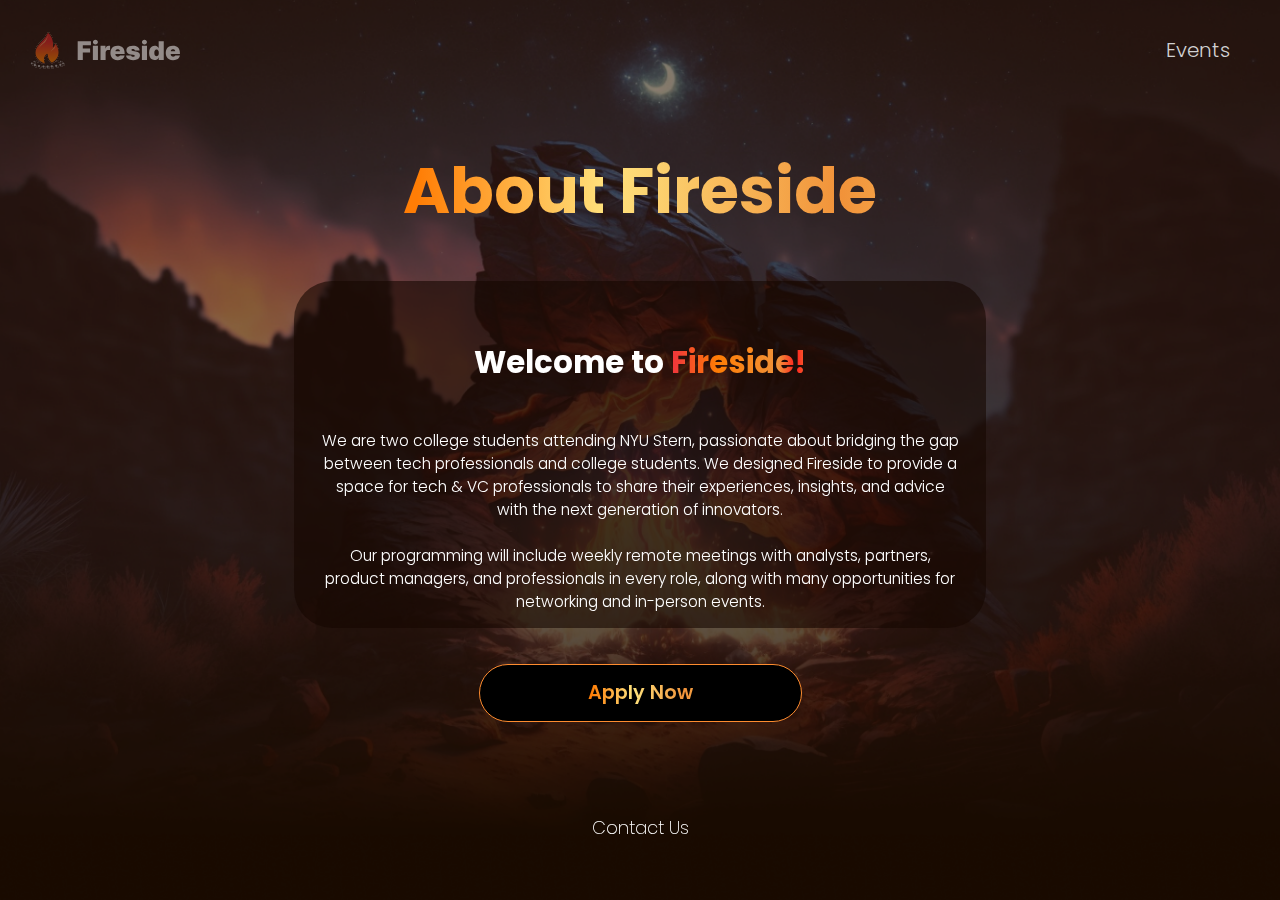
<file: about/index.html>
<head>
    <link rel="stylesheet" href="../style.css">
    <title>Fireside Fellowship</title>
    <link rel="icon" type="image/x-icon" href="../favicon.png">
</head>

<body>
    <div id="header-section">
        <a href="https://fireside.bio"><img id="header-logo" src="../logo.svg"></a>
        <a id="events-link" target="_blank">
            <h1 id="events">Events</h1>
        </a>
    </div>
    <div class="center-content">
        <h1 id="pastEventsTitle"><span id="fancy-yours">About Fireside</span></h1>
        <div id="about-us">
            <div id ='about-us-text'> <h1>Welcome to <span id = 'fancy-story'>Fireside!</span></h1><br>We are two college students attending NYU Stern, passionate about bridging the gap between tech professionals and college students. We designed Fireside to provide a space for tech & VC professionals to share their experiences, insights, and advice with the next generation of innovators. <br> <br> Our programming will include weekly remote meetings with analysts, partners, product managers, and professionals in every role, along with many opportunities for networking and in-person events. <br> <br> We want to make career and industry insight easy to access and utilize, no matter what background or connections you have. <br><br> Thank you for joining us on this journey. We look forward to sharing the stories and insights of tech professionals from around the world with you, and we hope that our platform can be a valuable resource as you pursue your own career in tech or venture capital.</div><a href='../../apply/index.html'><button id='join' class='cool-button inner2' style = 'margin-top:4vh; padding: 1.5vh 12vh'> <span id='fancy-yours' style = 'font-weight: 600'>Apply Now</span></button></a>
        </div>
        <p id="contact-us"><a href="mailto:firesidebio@gmail.com" id="contact-text">Contact Us</a></p>
    </div>
</body>
<script src="../script.js"></script>
</file>
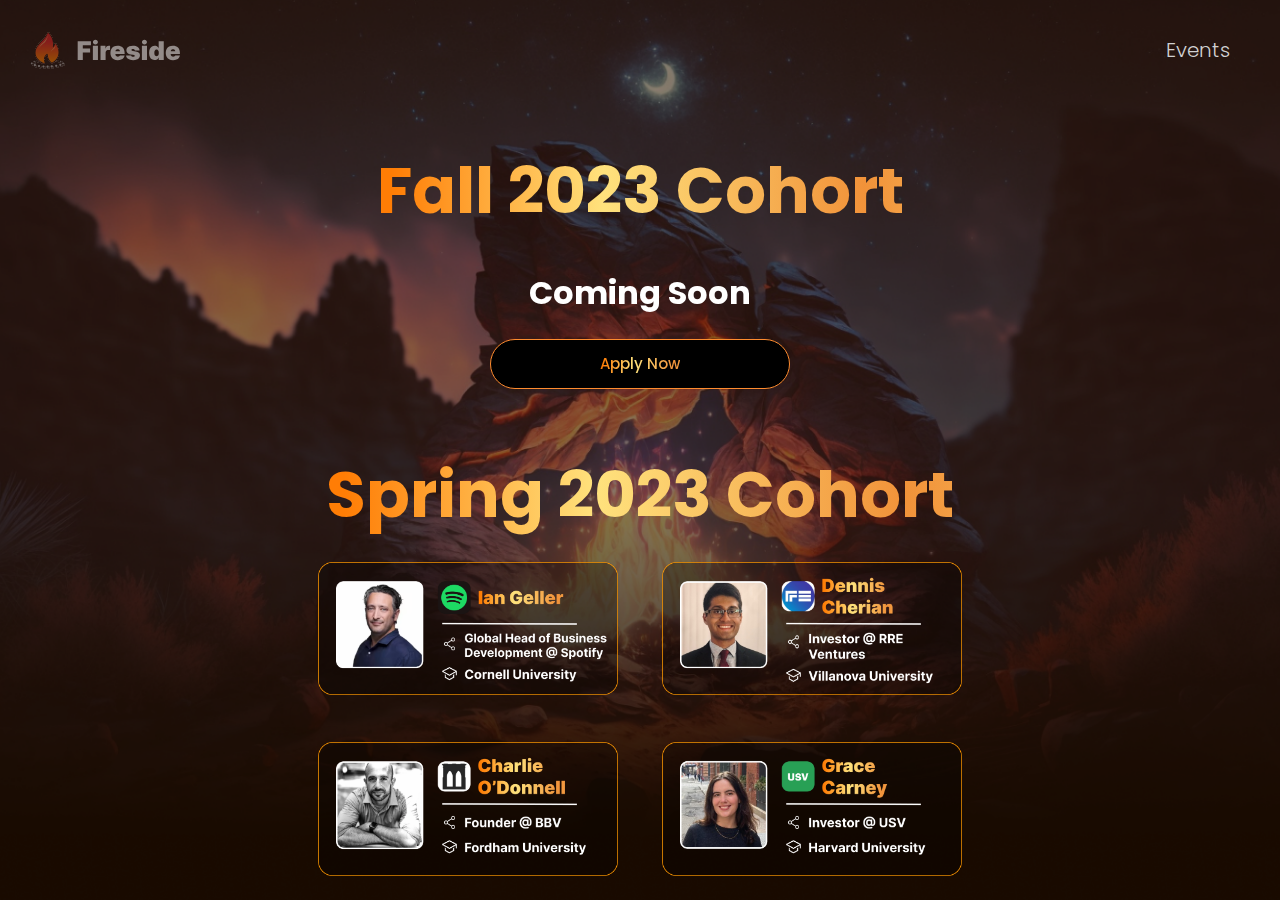
<file: pastevents/index.html>
<head>
    <link rel="stylesheet" href="../style.css">
    <title>Fireside Fellowship</title>
    <link rel="icon" type="image/x-icon" href="../favicon.png">
</head>

<body>
    <div id="header-section">
        <a href="https://fireside.bio"><img id="header-logo" src="../logo.svg"></a>
        <a id="events-link">
            <h1 id="events">Events</h1>
        </a>
    </div>
    <div class="center-content">
        <h1 id="pastEventsTitle" style="margin-bottom: 0;"><span id="fancy-yours">Fall 2023 Cohort</span></h1>
        <a href="https://partiful.com/e/dqv6l9xhhqsc31PkZfEo" target="_blank">
            <h1 class="event-title"></h1>
        </a>


        <div class="pastEventsContainer">
            <div class="nextEventContainer">
                <div class="nextEventInfo">
                    <h1 class="currentEventTitle">Coming Soon</h1>
                    <a href='https://fireside.bio/apply/'><button id='join'
                            class='cool-button inner2 RSVP'> <span id='fancy-yours'>Apply
                                Now</span></button></a>
                </div>
            </div>
            <h1 id="pastEventsTitle" style="margin-bottom: 0;"><span id="fancy-yours">Spring 2023 Cohort</span></h1>
            <div> 
                <img class="event-photo" src="./events/ian.png">
                <img class="event-photo" src="./events/dennis.png">
            </div>
            <div>
                <img class = "event-photo" src="./events/charlie.png">
                <img class = "event-photo" src = "./events/grace.png">
            </div>
            <div>
                <img class="event-photo" src="./events/contrary.png">
                <img class="event-photo" src="./events/brandon.png">
            </div>
            <div>
                <img class="event-photo" src="./events/david.png">
                <img class="event-photo" src="./events/chuck.png">
            </div>
            <div>
                <img class="event-photo" src="./events/johnnie.png">
                <img class="event-photo" src="./events/monte.png">
            </div>
        </div>
        <p id="contact-us"><a href="mailto:firesidebio@gmail.com" id="contact-text">Contact Us</a></p>
    </div>
</body>
<script src="../script.js"></script>
</file>
<file: style.css>
@import url('https://fonts.googleapis.com/css2?family=IBM+Plex+Mono:ital,wght@0,100;0,200;0,300;0,400;0,500;0,600;0,700;1,100;1,200;1,300;1,400;1,500;1,600;1,700&family=Poppins:ital,wght@0,100;0,200;0,300;0,400;0,500;0,600;0,700;0,800;0,900;1,100;1,200;1,300;1,400;1,500;1,600;1,700;1,800;1,900&display=swap');

body {
    background: url("./background.png") center fixed;
    -webkit-background-size: cover;
    -moz-background-size: cover;
    -o-background-size: cover;
    background-size: cover;
    margin: 0;
    padding: 0;
    font-family: 'Poppins', sans-serif;
}

#header-section {
    z-index: 3;
    width: 100%;
    display: flex;
    align-items: center;
    justify-content: space-between;
}

#fancy-story {
    background: radial-gradient(89.53% 2108.04% at 92.4% 50.82%, #FF1E1E 0%, #F19239 14.06%, #FF7D05 64.58%, #F13939 100%)
        /* warning: gradient uses a rotation that is not supported by CSS and may not behave as expected */
    ;
    -webkit-background-clip: text;
    -webkit-text-fill-color: transparent;
    background-clip: text;
    text-fill-color: transparent;
    text-decoration: none;
}

#fancy-yours {
    background: radial-gradient(89.53% 2108.04% at 92.4% 50.82%, #F19239 0%, #FFE27D 55.21%, #FF7D05 100%)
        /* warning: gradient uses a rotation that is not supported by CSS and may not behave as expected */
    ;
    -webkit-background-clip: text;
    -webkit-text-fill-color: transparent;
    background-clip: text;
    text-fill-color: transparent;
}

#header-logo {
    height: 100px;
    width: 150px;
    margin-left: 30px;
}

#events {
    font-size: 20px;
    color: rgb(209, 209, 209);
    font-weight: 300;
    text-decoration: none;
    margin-right: 50px;
}

#events-link:hover {
    cursor: pointer;
    opacity: 0.7;
}

#events:visited {
    color: white;
    text-decoration: none;
    cursor: pointer;
}

#events-link {
    text-decoration: none;
}


a:hover {
    cursor: pointer;
}

.center-content {
    width: 100%;
    height: 100%;
    display: flex;
    align-items: center;
    text-align: center;
    color: white;
    overflow-y: scroll;
    flex-direction: column;
    position: fixed;

}

#title-text {
    font-size: 6vw;
    font-weight: 900;
    margin-top: 70px;
}

#speaker-title-text {
    font-size: 4vw;
    font-weight: 900;
    margin-top: 80px;
}

#speaker-paragraph-text {
    font-size: 2vw;
    font-weight: 300;
    width: 60%;
    color: rgb(220, 220, 220);
    margin-top: 0;
}

#paragraph-text {
    font-size: 2vw;
    font-weight: 300;
    width: 60%;
    color: rgb(220, 220, 220);
    margin-top: 5vh;
}

#paragraph-container {
    width: 100%;
    display: flex;
    justify-content: center;
}

#past-speaker-gallery {
    width: 65vw;
    display: flex;
    flex-wrap: wrap;
    justify-content: center;
    align-items: center;
}

#join-us {
    height: 10vw;
    width: auto;
}

.past-speaker-logo {
    height: 75px;
    width: 150px;
    margin: 0 10px;
}

.cool-button {
    background-color: black;
    color: white;
    border: 0.14vw solid rgb(254, 140, 47);
    font-family: 'Poppins', sans-serif;
    font-weight: 500;
    font-size: 1.5vw;
    margin: 0 3vw;
    padding: 1vw 6vw;
    border-radius: 10vw;
    -webkit-animation: pulse 2s linear 1s infinite;

}

.cool-button:hover {
    opacity: 0.8;
    cursor: pointer;
}

@-webkit-keyframes pulse {
    0% {
        box-shadow: 0 0 8px #fff705, inset 0 0 8px #fff705;
    }

    50% {
        box-shadow: 0 0 8px #ff0000, inset 0 0 8px #ff0000;
    }

    100% {
        box-shadow: 0 0 8px #fff705, inset 0 0 8px #fff705;
    }

}

.inner {
    background-color: transparent;
    width: 100px;
    height: 100px;
    border-radius: 50px;
    box-shadow: 0 0 8px #ea4c89, inset 0 0 8px #ea4c89;
    -webkit-animation: pulse 3s linear 1s infinite;
}

.inner2 {
    -webkit-animation: pulse2 5s linear 1s infinite;
}

@-webkit-keyframes pulse2 {
    0% {
        box-shadow: 0 0 8px #ff0000, inset 0 0 8px #ff0000;
    }

    50% {
        box-shadow: 0 0 8px #fff705, inset 0 0 8px #fff705;
    }

    100% {
        box-shadow: 0 0 8px #ff0000, inset 0 0 8px #ff0000;
    }

}

.about-us {
    flex-direction: column;
}

#about-us-text {
    width: 50%;
    font-weight: 300;
    overflow-y: scroll;
    height: 30vh;
    background-color: rgba(21, 7, 0, 0.6);
    padding: 3vw 2vw;
    border-radius: 3vw;
    font-size: 1.2vw;
}

#contact-us {
    text-align: center;
    font-weight: 200;
    color: #FFFFFF;
    font-size: 1.4vw;
    text-decoration: none;
    padding-top: 75px;
    padding-bottom: 200px;
}

#contact-us:hover {
    cursor: pointer;
    opacity: 0.8;
}

#contact-text {
    text-decoration: none;
    color: #FFFFFF;
}

#contact-text:visited {
    text-decoration: none;
    color: #FFFFFF;
}

.text-input {
    font-family: 'Poppins', sans-serif;
    font-size: 1.6vw;
    padding-left: 1.5vw;
    padding-top: 1vw;
    padding-bottom: 1vw;
    border-radius: 1vw;
    background-color: rgba(0, 0, 0, 0.637);
    color: rgb(201, 201, 201);
    outline-width: 0;
    border: solid #ffffff 0.11vw;
    margin: 1vw;
    width: 20vw;
}

#input-field-container {
    width: 50vw;
}

#submit-button {
    margin-top: 5vh;
    width: 60%;
}

input:hover {
    cursor: pointer;
}

#time-input {
    margin: 0;
    height: 0;
    width: 100%;
    padding: 0;
    opacity: 0;
}

#about-us {
    display: flex;
    flex-direction: column;
    align-items: center;
    justify-content: center;
    text-align: center;
}

#become-a-speaker {
    margin-top: 30px;
}

.advisor-container {
    margin: 10px 20px;
    display: flex;
    align-items: center;
    justify-content: center;
}

.selector-desktop {
    width: 84%;
}

.advisor-photo {
    height: 10vw;
    width: 10vw;
    border-radius: 1000px;
    margin: 0 10px;
    border: 0.3vw white solid;
}

.advisor-title {
    font-size: 1.5vw;
    margin-top: 10px;
    margin-bottom: 0;
}

.advisor-description {
    margin-top: 0px;
    width: 165px;
    text-align: start;
    font-size: 1.15vw;
}

.advisor-content-container {
    display: flex;
    flex-direction: column;
    align-items: start;
    justify-content: center;
}

#pastEventsTitle {
    font-size: 5vw;
}

.event-photo {
    height: auto;
    width: 300px;
    margin: 20px;
    display: inline;
}

.pastEventsContainer {
    display: flex;
    align-items: center;
    justify-content: center;
    flex-direction: column;
    overflow-wrap: normal;
    width: 70%;
}

.event-title {
    margin-top: -20px;
    font-size: 2vw;
    text-decoration: none;
}

a {
    text-decoration: none;
}

a:hover {
    opacity: 0.5;
}

.nextEventContainer {
    display: inline-flex;
    align-items: center;
    justify-content: center;
    flex-wrap: wrap;
    width: 100%;
    margin-bottom: 15px;
    margin-top: 10px;
}

.nextEventInfo {
    display: flex;
    flex-direction: column;
    align-items: center;
    width: 300px;
    margin-left: 20;
    margin-right: 20
}

.next-event-photo {
    margin: 0;
    height: auto;
    width: 300px;
    display: inline;
    margin-left: 20;
    margin-right: 20
}


.RSVP {
    width: 300px;
    height: 50px;
    display: flex;
    align-items: center;
    justify-content: center;
    font-size: 15px;

}


@media (max-device-width: 600px) {

    .RSVP {
        width: 700px;
        height: 100px;
    }

    .nextEventContainer {
        display: inline-flex;
        align-items: center;
        justify-content: center;
        flex-wrap: wrap;
        width: 100%;
        margin-bottom: 50px;
        margin-top: 10px;
    }

    .nextEventInfo {
        display: flex;
        flex-direction: column;
        align-items: center;
        width: 300px;
        margin-top: 30px;
    }

    .next-event-photo {
        margin: 0;
        height: auto;
        width: 700px;
        display: inline;
    }

    .currentEventTitle {
        font-size: 60px;
        margin-bottom: 30px;
        width: 200%;
    }

    .event-title {
        margin-top: -20px;
        font-size: 50px;
    }

    .event-photo {
        height: auto;
        width: 700;
        margin: 30px 20px;
        display: inline;
    }

    #pastEventsTitle {
        font-size: 100px;
    }

    #header-logo {
        height: 200px;
        width: 300px;
        margin-left: 50px;
    }

    .advisor-container {
        margin-bottom: 50px;
        display: flex;
        align-items: center;
        justify-content: start;
        width: 100vw;
    }

    .selector-desktop {
        width: 84%;
    }

    .advisor-photo {
        height: 200px;
        width: 200px;
        border-radius: 1000px;
        margin: 0 10px;
        border: 4px white solid;
    }

    .advisor-title {
        font-size: 50px;
        margin-top: 10px;
        margin-bottom: 0;
        text-align: start;
    }

    .advisor-description {
        margin-top: 0px;
        width: 100%;
        text-align: start;
        font-size: 30px;
    }

    .advisor-content-container {
        display: flex;
        flex-direction: column;
        align-items: start;
        justify-content: start;
        margin-left: 30px;
    }

    body {
        background: url("./background.png") center fixed;
        -webkit-background-size: cover;
        -moz-background-size: cover;
        background-size: cover;
        position: static;
        margin: 0;
        font-family: 'Poppins', sans-serif;
        overflow-y: scroll;
    }

    .center-content {
        width: 100%;
        height: 100%;
        display: flex;
        align-items: center;
        text-align: center;
        color: white;
        position: fixed;
        flex-direction: column;
    }

    #title-text {
        font-size: 12.9vw;
        padding: 0 10vw;
        font-weight: 900;
        margin-top: 100px;
    }

    #paragraph-text {
        font-size: 4vw;
        font-weight: 300;
        width: 80%;
        color: white;
        margin-top: 5vh;
    }

    #paragraph-container {
        width: 100%;
        display: flex;
        justify-content: center;
    }

    .cool-button {
        background-color: black;
        color: white;
        border: 0.2vw solid rgb(255, 123, 0);
        font-family: 'Poppins', sans-serif;
        font-weight: 500;
        font-size: 3.5vw;
        margin: 0 2.5vw;
        padding: 2.7vw 10vw;
        border-radius: 10vw;
        -webkit-animation: pulse 5s linear 1s infinite;
    }

    .cool-button:hover {
        opacity: 0.8;
        cursor: pointer;
    }

    .inner2 {
        -webkit-animation: pulse2 5s linear 1s infinite;
    }

    @-webkit-keyframes pulse {
        0% {
            box-shadow: 0 0 20px #fff705, inset 0 0 20px #fff705;
        }

        50% {
            box-shadow: 0 0 20px #ff0000, inset 0 0 20px #ff0000;
        }

        100% {
            box-shadow: 0 0 20px #fff705, inset 0 0 20px #fff705;
        }

    }

    @-webkit-keyframes pulse2 {
        0% {
            box-shadow: 0 0 20px #ff0000, inset 0 0 20px #ff0000;
        }

        50% {
            box-shadow: 0 0 20px #fff705, inset 0 0 20px #fff705;
        }

        100% {
            box-shadow: 0 0 20px #ff0000, inset 0 0 20px #ff0000;
        }
    }

    #events {
        font-size: 50px;
        margin-right: 50px;
        color: rgb(209, 209, 209);
        font-weight: 300;
        z-index: 3;
    }

    #events-link:hover {
        cursor: pointer;
        opacity: 0.7;
    }

    #events:visited {
        color: white;
        cursor: pointer;
    }

    #about-us-text {
        width: 80%;
        font-weight: 200;
        overflow-y: scroll;
        height: 45vh;
        background-color: rgba(21, 7, 0, 0.6);
        padding: 3vw 2vw;
        border-radius: 3vw;
        font-size: 4vw;
    }

    #contact-us {
        text-align: center;
        font-weight: 200;
        color: #FFFFFF;
        font-size: 3.5vw;
        padding-top: 75px;
        padding-bottom: 200px;
    }

    .text-input {
        font-family: 'Poppins', sans-serif;
        font-size: 4vw;
        padding-left: 4vw;
        font-weight: 400;
        padding-top: 2.5vw;
        padding-bottom: 2.5vw;
        border-radius: 2.5vw;
        background-color: rgba(0, 0, 0, 0.637);
        color: rgb(201, 201, 201);
        outline-width: 0;
        border: solid #ffffff 0.17vw;
        margin: 3vw 0;
        width: 90%;
    }

    #input-field-container {
        width: 80vw;
    }

    #submit-button {
        margin-top: 5vh;
        width: 90%;
    }

    #speaker-title-text {
        font-size: 10vw;
        font-weight: 900;
        margin-top: 80px;
    }

    #speaker-paragraph-text {
        font-size: 4vw;
        font-weight: 300;
        width: 80%;
        color: rgb(220, 220, 220);
        margin-top: 0;
    }

    #past-speaker-gallery {
        width: 80vw;
        display: flex;
        flex-wrap: wrap;
        justify-content: center;
    }

    .past-speaker-logo {
        height: 150px;
        width: 300px;
        margin: 0 30px;
    }
}
</file>
